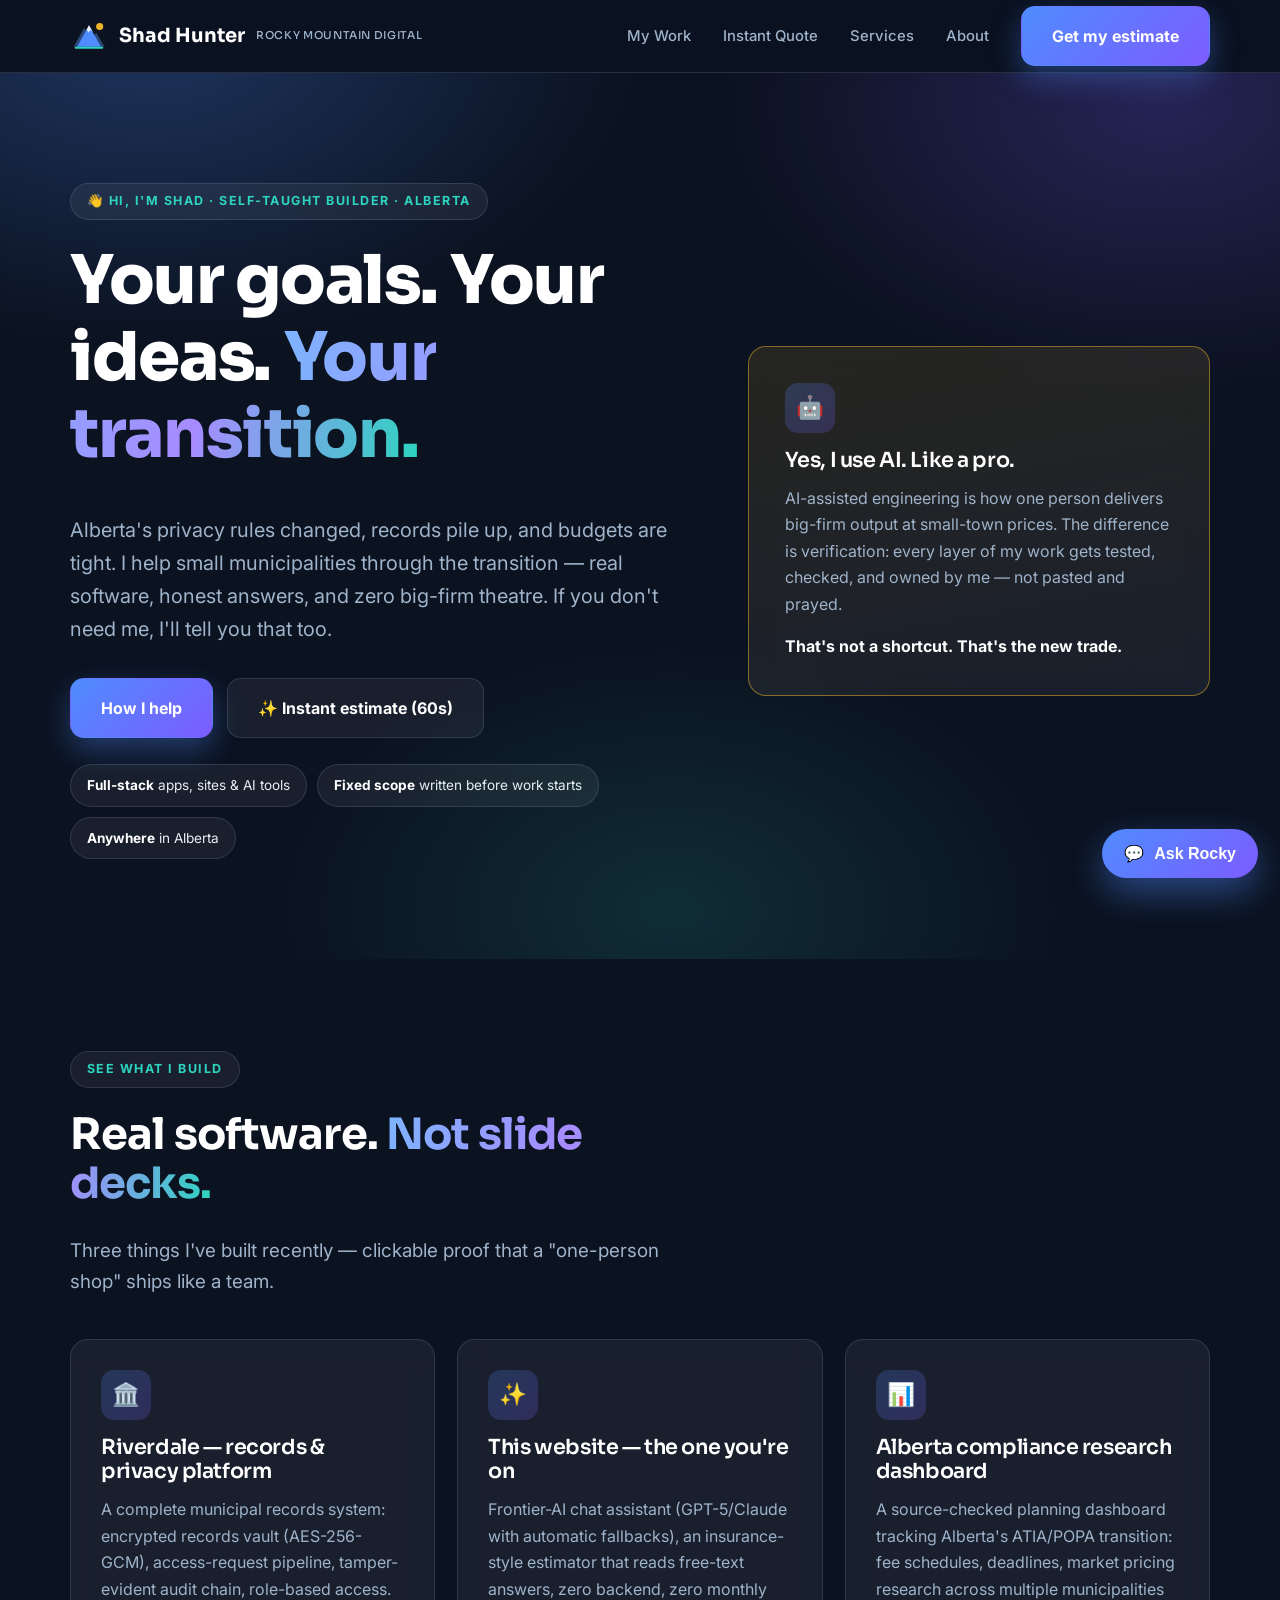
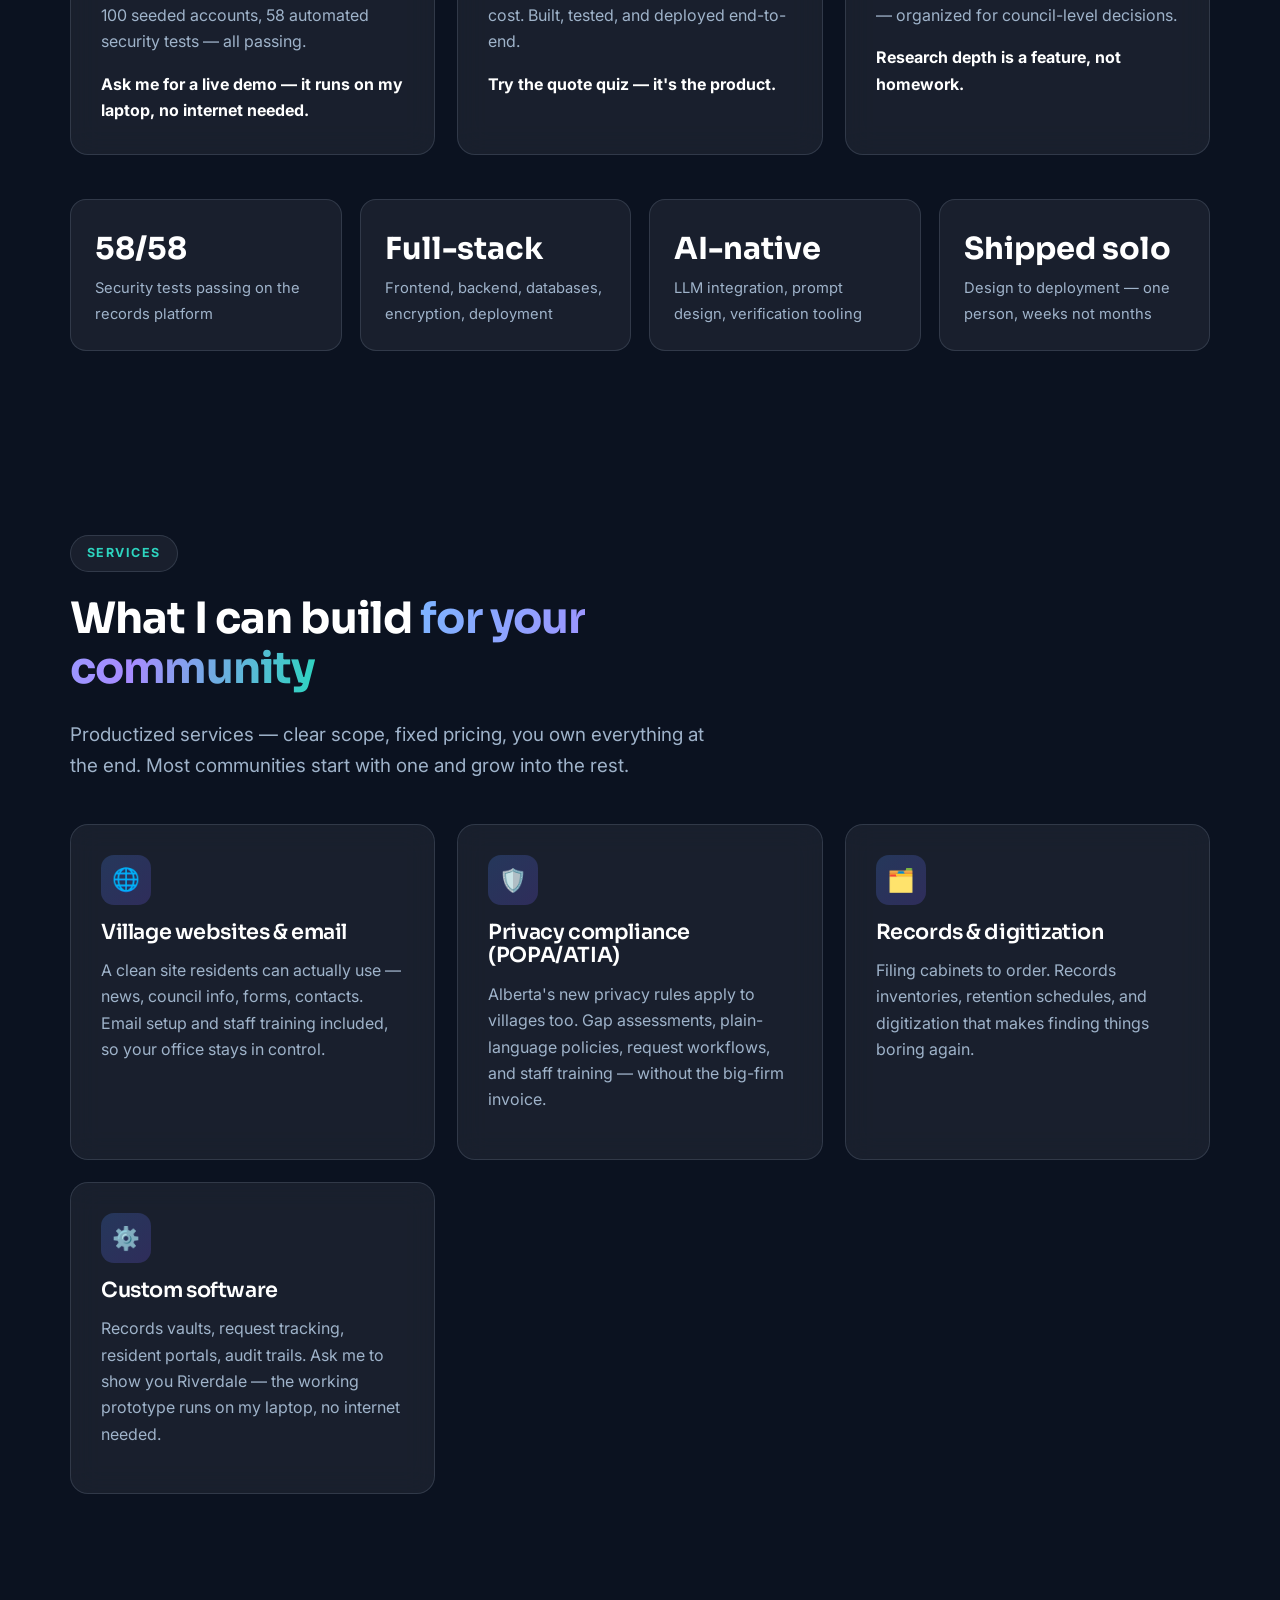
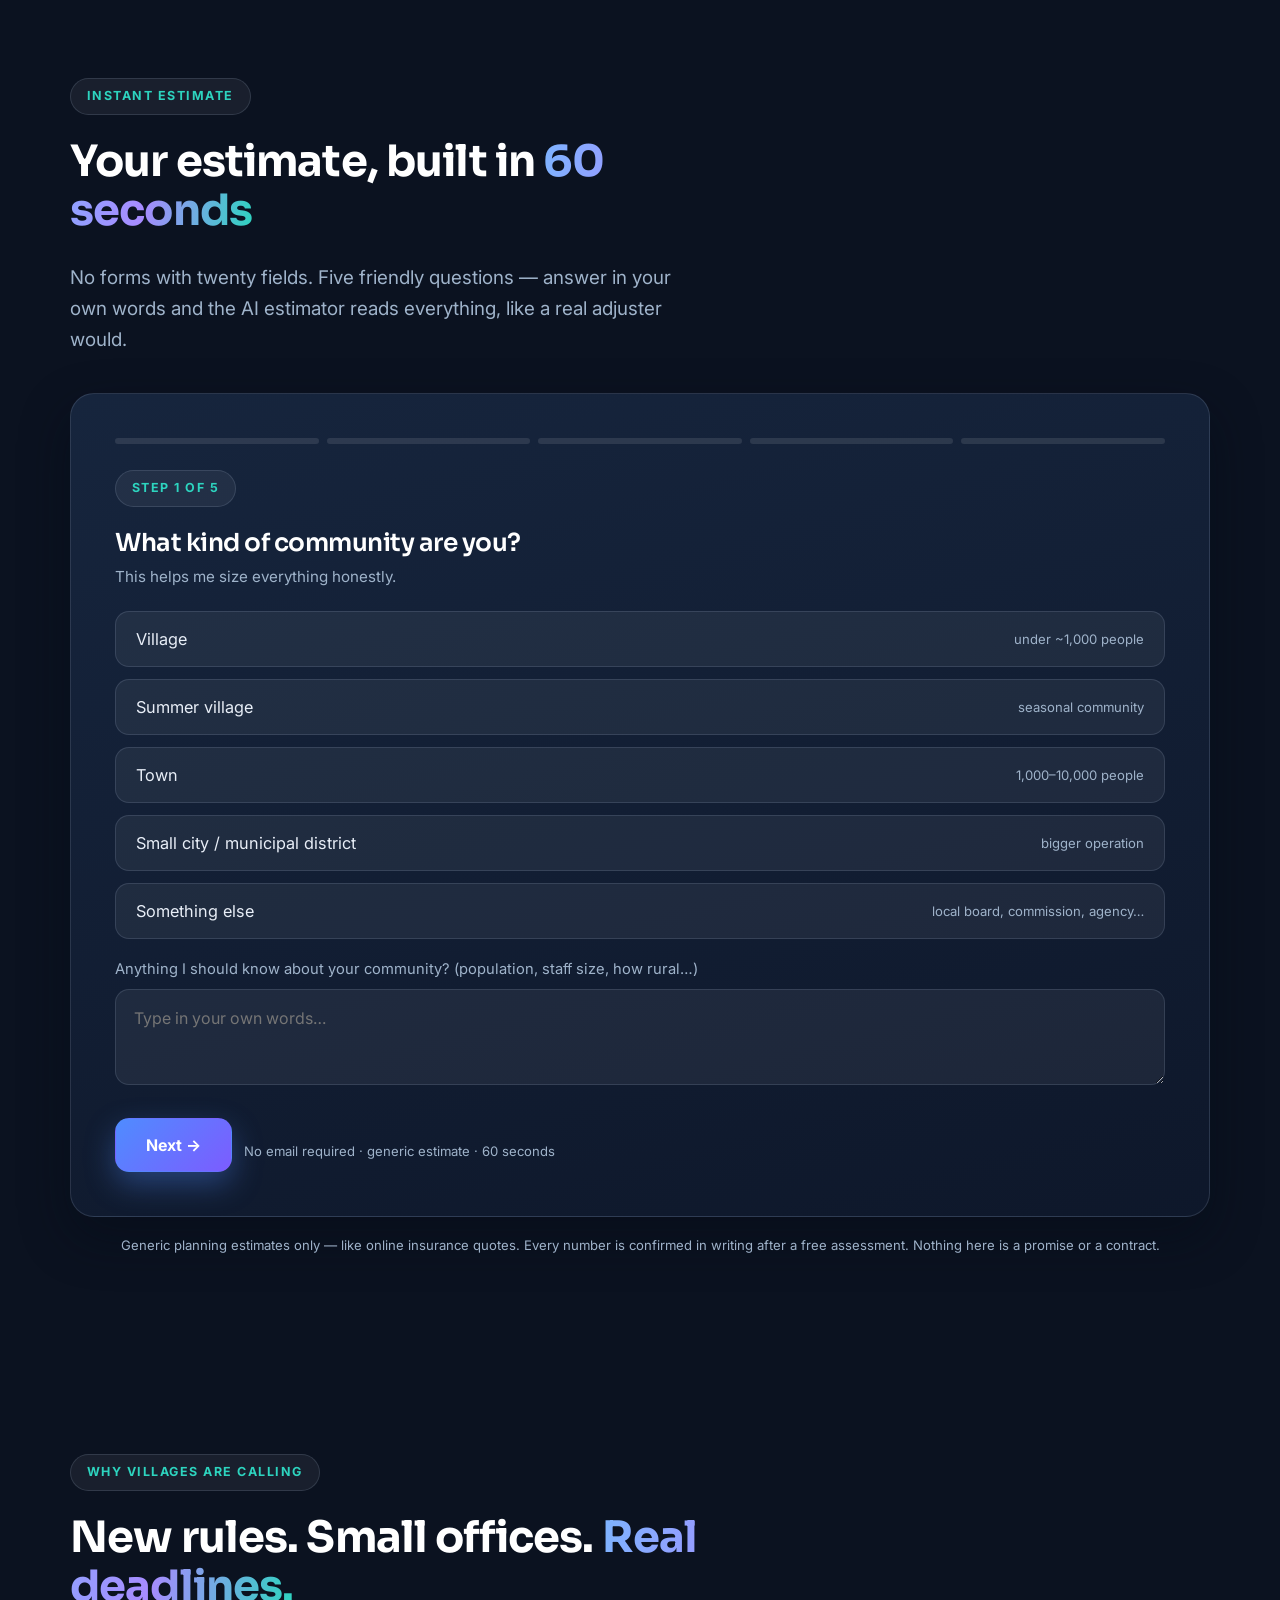
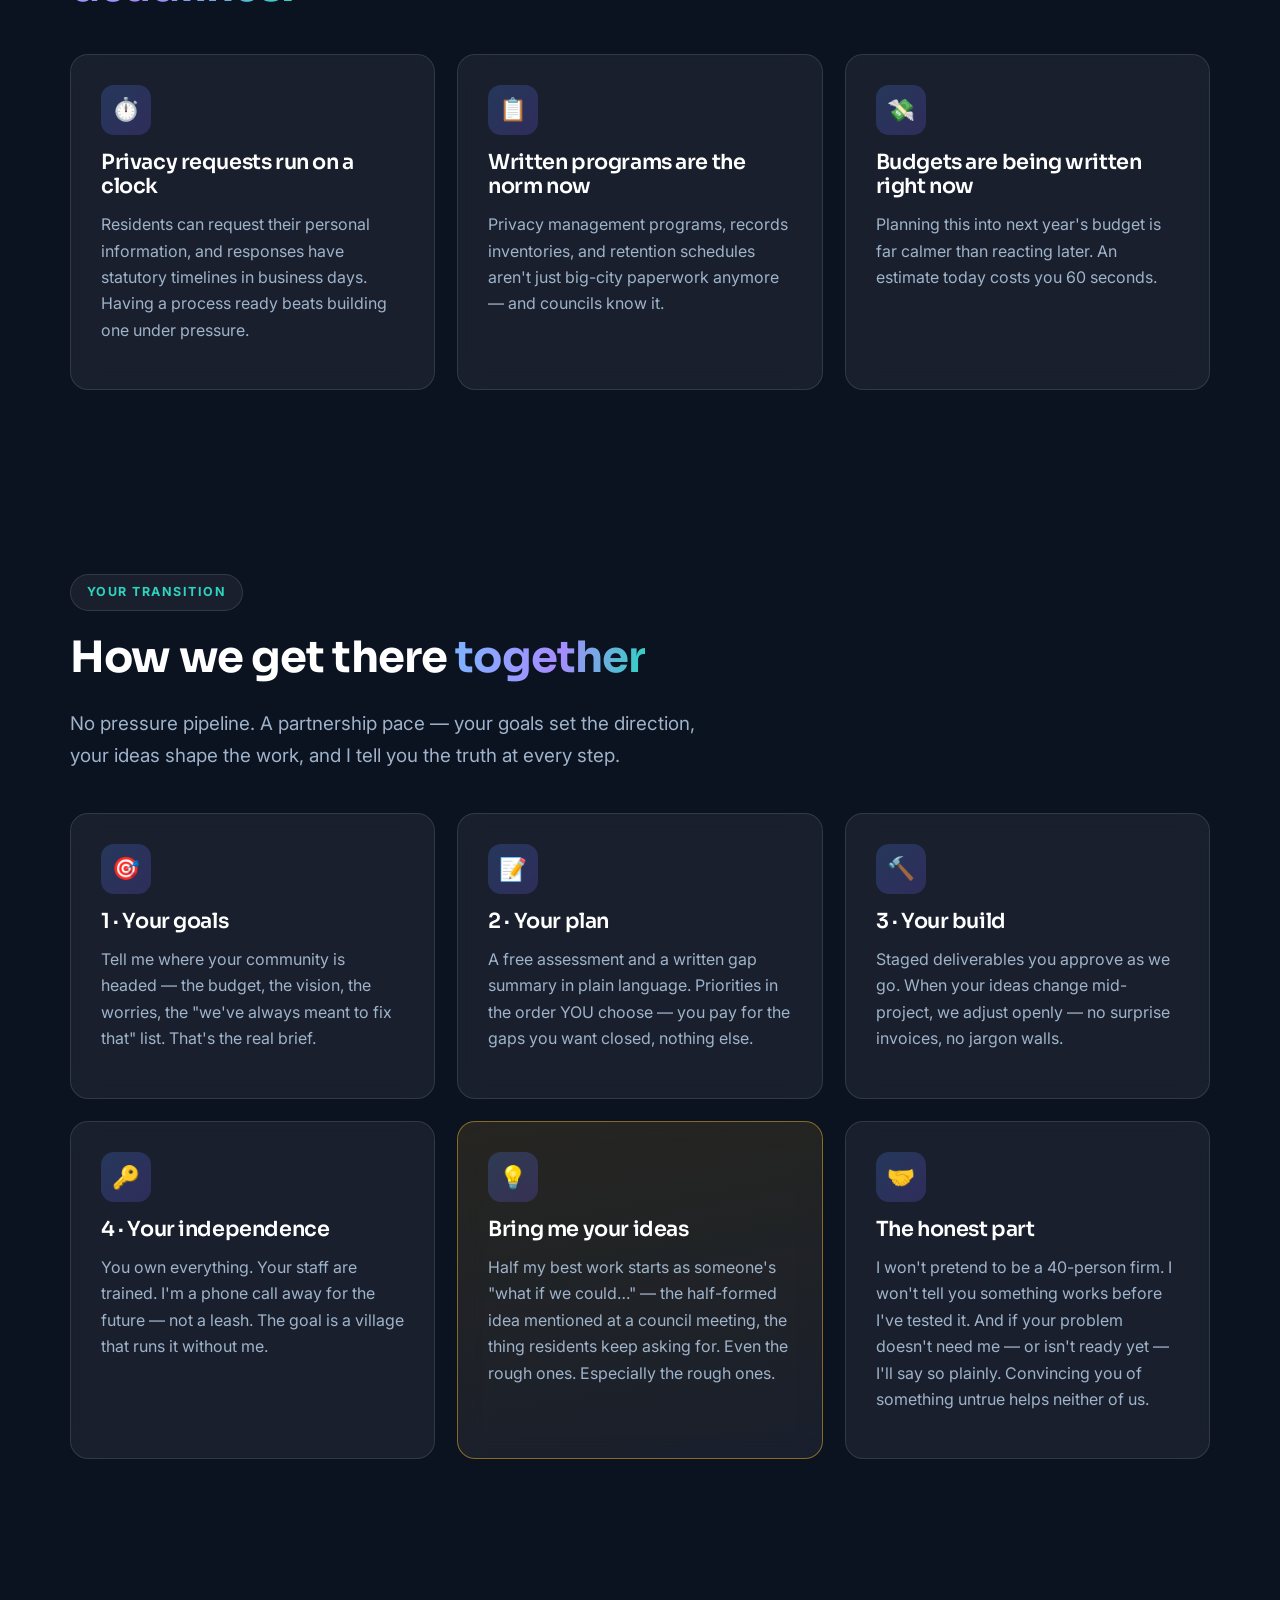
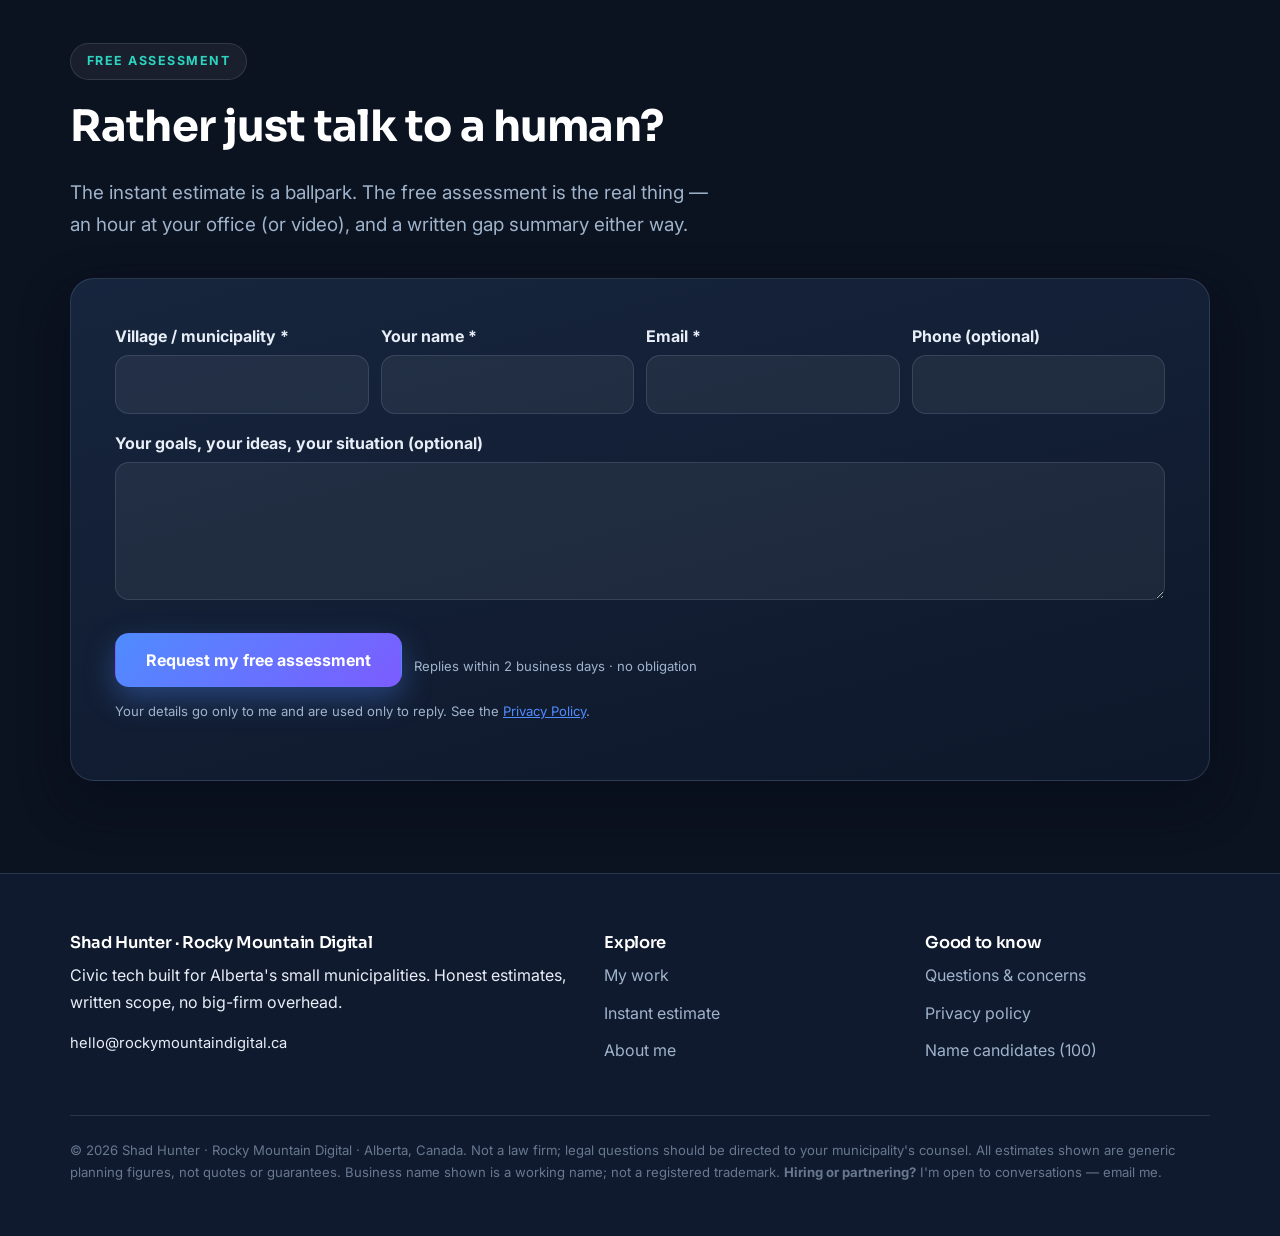
<file: index.html>
<!DOCTYPE html>
<html lang="en">
<head>
<meta charset="UTF-8">
<meta name="viewport" content="width=device-width, initial-scale=1.0">
<title>Shad Hunter — civic tech builder for Alberta communities</title>
<meta name="description" content="Helping Alberta's small municipalities through the privacy and records transition — your goals, your ideas, honest work. Websites, POPA/ATIA compliance, records, custom software. Instant AI estimate in 60 seconds.">
<link rel="icon" type="image/svg+xml" href="img/mark.svg">
<link rel="preconnect" href="https://fonts.googleapis.com">
<link rel="preconnect" href="https://fonts.gstatic.com" crossorigin>
<link href="https://fonts.googleapis.com/css2?family=Inter:wght@400;500;600;700&family=Sora:wght@600;700;800&display=swap" rel="stylesheet">
<link rel="stylesheet" href="css/style.css">
</head>
<body>
<a class="skip" href="#main">Skip to content</a>

<header class="site">
  <div class="wrap navrow">
    <a class="brand" href="index.html">
      <img class="mark" src="img/mark.svg" alt="" width="38" height="38">
      Shad Hunter <small style="display:block;font-size:.68rem;color:var(--mist);font-weight:500;letter-spacing:.06em">ROCKY MOUNTAIN DIGITAL</small>
    </a>
    <button class="navtoggle" aria-expanded="false" aria-controls="mainnav">Menu</button>
    <nav id="mainnav" aria-label="Main">
      <a href="#work">My Work</a>
      <a href="#quote">Instant Quote</a>
      <a href="#services">Services</a>
      <a href="about.html">About</a>
    </nav>
    <a class="btn btn-primary" href="#quote">Get my estimate</a>
  </div>
</header>

<main id="main">

<!-- HERO -->
<section class="hero">
  <div class="wrap hero-grid">
    <div>
      <p class="eyebrow">👋 Hi, I'm Shad · Self-taught builder · Alberta</p>
      <h1>Your goals. Your ideas. <span class="grad-text">Your transition.</span></h1>
      <p class="lead">Alberta's privacy rules changed, records pile up, and budgets are tight. I help small municipalities through the transition — real software, honest answers, and zero big-firm theatre. If you don't need me, I'll tell you that too.</p>
      <div class="cta">
        <a class="btn btn-primary" href="#roadmap">How I help</a>
        <a class="btn btn-ghost" href="#quote">✨ Instant estimate (60s)</a>
      </div>
      <div class="pill-row">
        <span class="pill"><b>Full-stack</b> apps, sites &amp; AI tools</span>
        <span class="pill"><b>Fixed scope</b> written before work starts</span>
        <span class="pill"><b>Anywhere</b> in Alberta</span>
      </div>
    </div>
    <div>
      <div class="card feature" style="padding:36px">
        <div class="icon" aria-hidden="true">🤖</div>
        <h3>Yes, I use AI. Like a pro.</h3>
        <p>AI-assisted engineering is how one person delivers big-firm output at small-town prices. The difference is verification: every layer of my work gets tested, checked, and owned by me — not pasted and prayed.</p>
        <p style="margin:0"><b style="color:var(--white)">That's not a shortcut. That's the new trade.</b></p>
      </div>
    </div>
  </div>
</section>

<!-- WORK / PROOF -->
<section id="work">
  <div class="wrap">
    <div class="sec-head">
      <p class="eyebrow">See what I build</p>
      <h2>Real software. <span class="grad-text">Not slide decks.</span></h2>
      <p class="lead">Three things I've built recently — clickable proof that a "one-person shop" ships like a team.</p>
    </div>
    <div class="grid3">
      <div class="card">
        <div class="icon" aria-hidden="true">🏛️</div>
        <h3>Riverdale — records &amp; privacy platform</h3>
        <p>A complete municipal records system: encrypted records vault (AES-256-GCM), access-request pipeline, tamper-evident audit chain, role-based access. 100 seeded accounts, 58 automated security tests — all passing.</p>
        <p style="margin:0"><b style="color:var(--white)">Ask me for a live demo — it runs on my laptop, no internet needed.</b></p>
      </div>
      <div class="card">
        <div class="icon" aria-hidden="true">✨</div>
        <h3>This website — the one you're on</h3>
        <p>Frontier-AI chat assistant (GPT-5/Claude with automatic fallbacks), an insurance-style estimator that reads free-text answers, zero backend, zero monthly cost. Built, tested, and deployed end-to-end.</p>
        <p style="margin:0"><b style="color:var(--white)">Try the quote quiz — it's the product.</b></p>
      </div>
      <div class="card">
        <div class="icon" aria-hidden="true">📊</div>
        <h3>Alberta compliance research dashboard</h3>
        <p>A source-checked planning dashboard tracking Alberta's ATIA/POPA transition: fee schedules, deadlines, market pricing research across multiple municipalities — organized for council-level decisions.</p>
        <p style="margin:0"><b style="color:var(--white)">Research depth is a feature, not homework.</b></p>
      </div>
    </div>
    <div class="strip">
      <div class="stat"><b>58/58</b><span>Security tests passing on the records platform</span></div>
      <div class="stat"><b>Full-stack</b><span>Frontend, backend, databases, encryption, deployment</span></div>
      <div class="stat"><b>AI-native</b><span>LLM integration, prompt design, verification tooling</span></div>
      <div class="stat"><b>Shipped solo</b><span>Design to deployment — one person, weeks not months</span></div>
    </div>
  </div>
</section>
<!-- SERVICES -->
<section id="services">
  <div class="wrap">
    <div class="sec-head">
      <p class="eyebrow">Services</p>
      <h2>What I can build <span class="grad-text">for your community</span></h2>
      <p class="lead">Productized services — clear scope, fixed pricing, you own everything at the end. Most communities start with one and grow into the rest.</p>
    </div>
    <div class="grid3">
      <div class="card">
        <div class="icon" aria-hidden="true">🌐</div>
        <h3>Village websites &amp; email</h3>
        <p>A clean site residents can actually use — news, council info, forms, contacts. Email setup and staff training included, so your office stays in control.</p>
      </div>
      <div class="card">
        <div class="icon" aria-hidden="true">🛡️</div>
        <h3>Privacy compliance (POPA/ATIA)</h3>
        <p>Alberta's new privacy rules apply to villages too. Gap assessments, plain-language policies, request workflows, and staff training — without the big-firm invoice.</p>
      </div>
      <div class="card">
        <div class="icon" aria-hidden="true">🗂️</div>
        <h3>Records &amp; digitization</h3>
        <p>Filing cabinets to order. Records inventories, retention schedules, and digitization that makes finding things boring again.</p>
      </div>
      <div class="card">
        <div class="icon" aria-hidden="true">⚙️</div>
        <h3>Custom software</h3>
        <p>Records vaults, request tracking, resident portals, audit trails. Ask me to show you Riverdale — the working prototype runs on my laptop, no internet needed.</p>
      </div>
    </div>
  </div>
</section>

<!-- QUOTE QUIZ -->
<section id="quote">
  <div class="wrap">
    <div class="sec-head">
      <p class="eyebrow">Instant estimate</p>
      <h2>Your estimate, built in <span class="grad-text">60 seconds</span></h2>
      <p class="lead">No forms with twenty fields. Five friendly questions — answer in your own words and the AI estimator reads everything, like a real adjuster would.</p>
    </div>
    <div class="quiz-shell" id="quote-quiz" style="margin-top:38px">
      <!-- quiz renders here -->
    </div>
    <p class="quiz-note" style="text-align:center;margin-top:18px">Generic planning estimates only — like online insurance quotes. Every number is confirmed in writing after a free assessment. Nothing here is a promise or a contract.</p>
  </div>
</section>
<!-- WHY NOW -->
<section id="why">
  <div class="wrap">
    <div class="sec-head">
      <p class="eyebrow">Why villages are calling</p>
      <h2>New rules. Small offices. <span class="grad-text">Real deadlines.</span></h2>
    </div>
    <div class="grid3">
      <div class="card">
        <div class="icon" aria-hidden="true">⏱️</div>
        <h3>Privacy requests run on a clock</h3>
        <p>Residents can request their personal information, and responses have statutory timelines in business days. Having a process ready beats building one under pressure.</p>
      </div>
      <div class="card">
        <div class="icon" aria-hidden="true">📋</div>
        <h3>Written programs are the norm now</h3>
        <p>Privacy management programs, records inventories, and retention schedules aren't just big-city paperwork anymore — and councils know it.</p>
      </div>
      <div class="card">
        <div class="icon" aria-hidden="true">💸</div>
        <h3>Budgets are being written right now</h3>
        <p>Planning this into next year's budget is far calmer than reacting later. An estimate today costs you 60 seconds.</p>
      </div>
    </div>
  </div>
</section>

<!-- YOUR TRANSITION -->
<section id="roadmap">
  <div class="wrap">
    <div class="sec-head">
      <p class="eyebrow">Your transition</p>
      <h2>How we get there <span class="grad-text">together</span></h2>
      <p class="lead">No pressure pipeline. A partnership pace — your goals set the direction, your ideas shape the work, and I tell you the truth at every step.</p>
    </div>
    <div class="grid3">
      <div class="card">
        <div class="icon" aria-hidden="true">🎯</div>
        <h3>1 · Your goals</h3>
        <p>Tell me where your community is headed — the budget, the vision, the worries, the "we've always meant to fix that" list. That's the real brief.</p>
      </div>
      <div class="card">
        <div class="icon" aria-hidden="true">📝</div>
        <h3>2 · Your plan</h3>
        <p>A free assessment and a written gap summary in plain language. Priorities in the order YOU choose — you pay for the gaps you want closed, nothing else.</p>
      </div>
      <div class="card">
        <div class="icon" aria-hidden="true">🔨</div>
        <h3>3 · Your build</h3>
        <p>Staged deliverables you approve as we go. When your ideas change mid-project, we adjust openly — no surprise invoices, no jargon walls.</p>
      </div>
      <div class="card">
        <div class="icon" aria-hidden="true">🔑</div>
        <h3>4 · Your independence</h3>
        <p>You own everything. Your staff are trained. I'm a phone call away for the future — not a leash. The goal is a village that runs it without me.</p>
      </div>
      <div class="card feature">
        <div class="icon" aria-hidden="true">💡</div>
        <h3>Bring me your ideas</h3>
        <p>Half my best work starts as someone's "what if we could…" — the half-formed idea mentioned at a council meeting, the thing residents keep asking for. Even the rough ones. Especially the rough ones.</p>
      </div>
      <div class="card">
        <div class="icon" aria-hidden="true">🤝</div>
        <h3>The honest part</h3>
        <p>I won't pretend to be a 40-person firm. I won't tell you something works before I've tested it. And if your problem doesn't need me — or isn't ready yet — I'll say so plainly. Convincing you of something untrue helps neither of us.</p>
      </div>
    </div>
  </div>
</section>

<!-- ASSESSMENT -->
<section id="assessment">
  <div class="wrap">
    <div class="sec-head">
      <p class="eyebrow">Free assessment</p>
      <h2>Rather just talk to a human?</h2>
      <p class="lead">The instant estimate is a ballpark. The free assessment is the real thing — an hour at your office (or video), and a written gap summary either way.</p>
    </div>
    <div class="quiz-shell" style="margin-top:38px">
      <form id="assessment-form" novalidate>
        <div class="quiz-options" style="grid-template-columns:repeat(auto-fit,minmax(220px,1fr));display:grid">
          <div>
            <label for="village" style="display:block;font-weight:700;margin-bottom:6px">Village / municipality *</label>
            <input id="village" name="village" required autocomplete="organization" class="quiz-free" style="min-height:0">
          </div>
          <div>
            <label for="name" style="display:block;font-weight:700;margin-bottom:6px">Your name *</label>
            <input id="name" name="name" required autocomplete="name" class="quiz-free" style="min-height:0">
          </div>
          <div>
            <label for="email" style="display:block;font-weight:700;margin-bottom:6px">Email *</label>
            <input id="email" name="email" type="email" required autocomplete="email" class="quiz-free" style="min-height:0">
          </div>
          <div>
            <label for="phone" style="display:block;font-weight:700;margin-bottom:6px">Phone (optional)</label>
            <input id="phone" name="phone" type="tel" autocomplete="tel" class="quiz-free" style="min-height:0">
          </div>
        </div>
        <div style="margin-top:16px">
          <label for="message" style="display:block;font-weight:700;margin-bottom:6px">Your goals, your ideas, your situation (optional)</label>
          <textarea id="message" name="message" rows="4" class="quiz-free"></textarea>
        </div>
        <div class="quiz-nav">
          <button class="btn btn-primary" type="submit">Request my free assessment</button>
          <span class="quiz-note">Replies within 2 business days · no obligation</span>
        </div>
        <p class="quiz-note">Your details go only to me and are used only to reply. See the <a href="privacy.html">Privacy Policy</a>.</p>
      </form>
      <div class="form-ok" id="form-ok" role="status" style="background:rgba(45,212,191,.15);border:1px solid var(--teal);border-radius:14px;padding:18px 22px;margin-top:18px;display:none">
        <b>Thank you!</b> <span id="form-ok-msg">Your request is on its way.</span>
      </div>
    </div>
  </div>
</section>
</main>

<footer class="site">
  <div class="wrap">
    <div class="cols">
      <div>
        <h3>Shad Hunter · Rocky Mountain Digital</h3>
        <p>Civic tech built for Alberta's small municipalities. Honest estimates, written scope, no big-firm overhead.</p>
        <p style="font-size:.92rem">hello@rockymountaindigital.ca</p>
      </div>
      <div>
        <h3>Explore</h3>
        <ul>
          <li><a href="#work">My work</a></li>
          <li><a href="#quote">Instant estimate</a></li>
          <li><a href="about.html">About me</a></li>
        </ul>
      </div>
      <div>
        <h3>Good to know</h3>
        <ul>
          <li><a href="concerns.html">Questions &amp; concerns</a></li>
          <li><a href="privacy.html">Privacy policy</a></li>
          <li><a href="NAMES.md">Name candidates (100)</a></li>
        </ul>
      </div>
    </div>
    <p class="legal">© 2026 Shad Hunter · Rocky Mountain Digital · Alberta, Canada. Not a law firm; legal questions should be directed to your municipality's counsel. All estimates shown are generic planning figures, not quotes or guarantees. Business name shown is a working name; not a registered trademark. <b>Hiring or partnering?</b> I'm open to conversations — email me.</p>
  </div>
</footer>

<script src="https://js.puter.com/v2/"></script>
<script src="js/main.js"></script>
<script src="js/ai.js"></script>
<script src="js/chat.js"></script>
<script src="js/quote.js"></script>
</body>
</html>
</file>
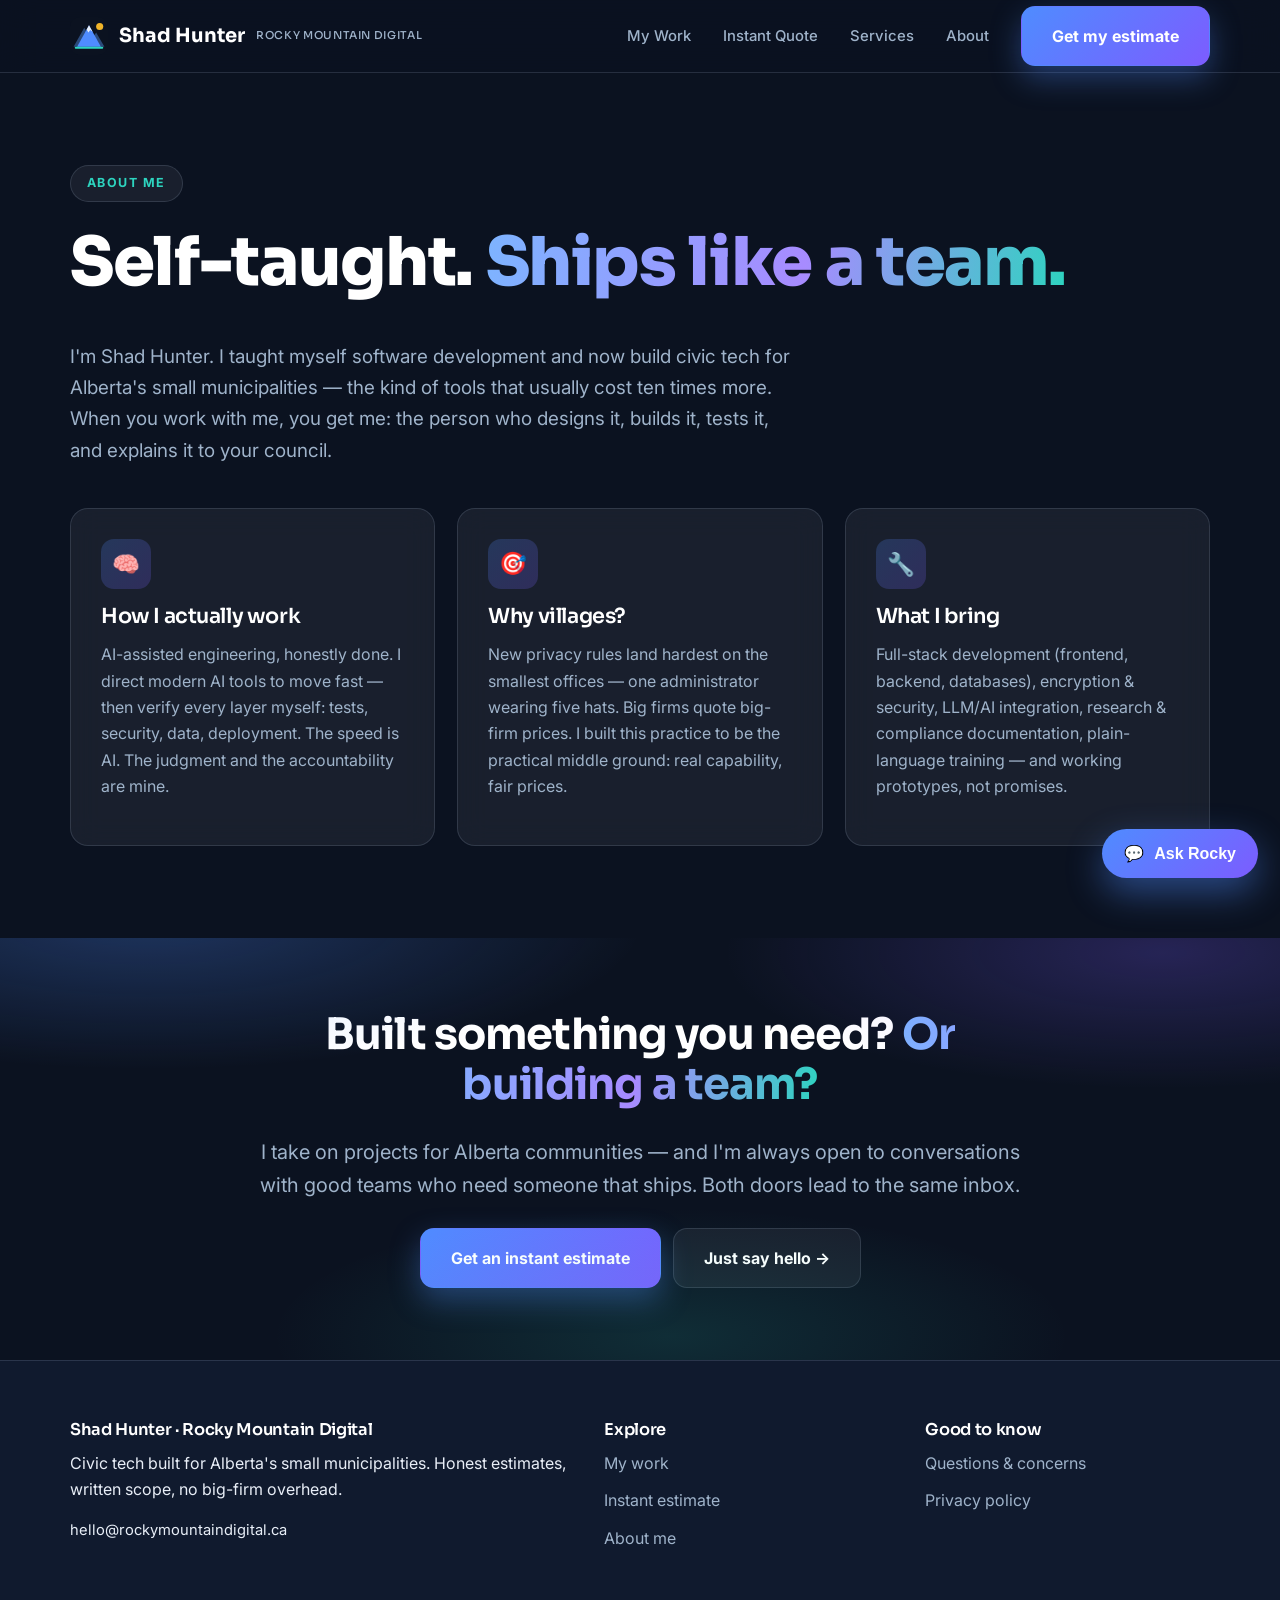
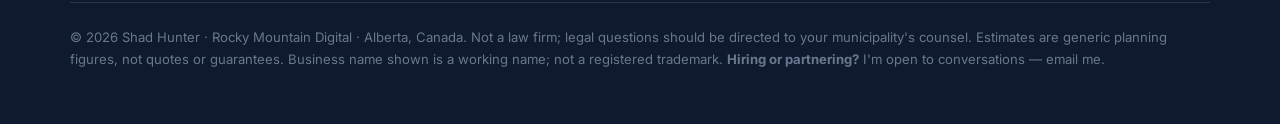
<file: about.html>
<!DOCTYPE html>
<html lang="en">
<head>
<meta charset="UTF-8">
<meta name="viewport" content="width=device-width, initial-scale=1.0">
<title>About Shad Hunter — self-taught civic tech builder</title>
<meta name="description" content="From self-taught developer to shipping full-stack civic tech for Alberta communities. How I work, what I build, and why small municipalities hire me.">
<link rel="icon" type="image/svg+xml" href="img/mark.svg">
<link rel="preconnect" href="https://fonts.googleapis.com">
<link rel="preconnect" href="https://fonts.gstatic.com" crossorigin>
<link href="https://fonts.googleapis.com/css2?family=Inter:wght@400;500;600;700&family=Sora:wght@600;700;800&display=swap" rel="stylesheet">
<link rel="stylesheet" href="css/style.css">
</head>
<body>
<a class="skip" href="#main">Skip to content</a>

<header class="site">
  <div class="wrap navrow">
    <a class="brand" href="index.html">
      <img class="mark" src="img/mark.svg" alt="" width="38" height="38">
      Shad Hunter <small style="display:block;font-size:.68rem;color:var(--mist);font-weight:500;letter-spacing:.06em">ROCKY MOUNTAIN DIGITAL</small>
    </a>
    <button class="navtoggle" aria-expanded="false" aria-controls="mainnav">Menu</button>
    <nav id="mainnav" aria-label="Main">
      <a href="index.html#work">My Work</a>
      <a href="index.html#quote">Instant Quote</a>
      <a href="index.html#services">Services</a>
      <a href="about.html" aria-current="page">About</a>
    </nav>
    <a class="btn btn-primary" href="index.html#quote">Get my estimate</a>
  </div>
</header>

<main id="main">

<section>
  <div class="wrap">
    <p class="eyebrow">About me</p>
    <h1>Self-taught. <span class="grad-text">Ships like a team.</span></h1>
    <p class="lead">I'm Shad Hunter. I taught myself software development and now build civic tech for Alberta's small municipalities — the kind of tools that usually cost ten times more. When you work with me, you get me: the person who designs it, builds it, tests it, and explains it to your council.</p>

    <div class="grid3">
      <div class="card">
        <div class="icon" aria-hidden="true">🧠</div>
        <h3>How I actually work</h3>
        <p>AI-assisted engineering, honestly done. I direct modern AI tools to move fast — then verify every layer myself: tests, security, data, deployment. The speed is AI. The judgment and the accountability are mine.</p>
      </div>
      <div class="card">
        <div class="icon" aria-hidden="true">🎯</div>
        <h3>Why villages?</h3>
        <p>New privacy rules land hardest on the smallest offices — one administrator wearing five hats. Big firms quote big-firm prices. I built this practice to be the practical middle ground: real capability, fair prices.</p>
      </div>
      <div class="card">
        <div class="icon" aria-hidden="true">🔧</div>
        <h3>What I bring</h3>
        <p>Full-stack development (frontend, backend, databases), encryption &amp; security, LLM/AI integration, research &amp; compliance documentation, plain-language training — and working prototypes, not promises.</p>
      </div>
    </div>
  </div>
</section>

<section class="hero" style="padding:72px 0">
  <div class="wrap" style="text-align:center">
    <h2 style="max-width:22ch;margin-inline:auto">Built something you need? <span class="grad-text">Or building a team?</span></h2>
    <p class="lead" style="margin-inline:auto">I take on projects for Alberta communities — and I'm always open to conversations with good teams who need someone that ships. Both doors lead to the same inbox.</p>
    <div class="quiz-nav" style="justify-content:center">
      <a class="btn btn-primary" href="index.html#quote">Get an instant estimate</a>
      <a class="btn btn-ghost" href="mailto:hello@rockymountaindigital.ca?subject=Let's%20talk">Just say hello →</a>
    </div>
  </div>
</section>

</main>

<footer class="site">
  <div class="wrap">
    <div class="cols">
      <div>
        <h3>Shad Hunter · Rocky Mountain Digital</h3>
        <p>Civic tech built for Alberta's small municipalities. Honest estimates, written scope, no big-firm overhead.</p>
        <p style="font-size:.92rem">hello@rockymountaindigital.ca</p>
      </div>
      <div>
        <h3>Explore</h3>
        <ul>
          <li><a href="index.html#work">My work</a></li>
          <li><a href="index.html#quote">Instant estimate</a></li>
          <li><a href="about.html">About me</a></li>
        </ul>
      </div>
      <div>
        <h3>Good to know</h3>
        <ul>
          <li><a href="concerns.html">Questions &amp; concerns</a></li>
          <li><a href="privacy.html">Privacy policy</a></li>
        </ul>
      </div>
    </div>
    <p class="legal">© 2026 Shad Hunter · Rocky Mountain Digital · Alberta, Canada. Not a law firm; legal questions should be directed to your municipality's counsel. Estimates are generic planning figures, not quotes or guarantees. Business name shown is a working name; not a registered trademark. <b>Hiring or partnering?</b> I'm open to conversations — email me.</p>
  </div>
</footer>

<script src="https://js.puter.com/v2/"></script>
<script src="js/main.js"></script>
<script src="js/ai.js"></script>
<script src="js/chat.js"></script>
</body>
</html>
</file>
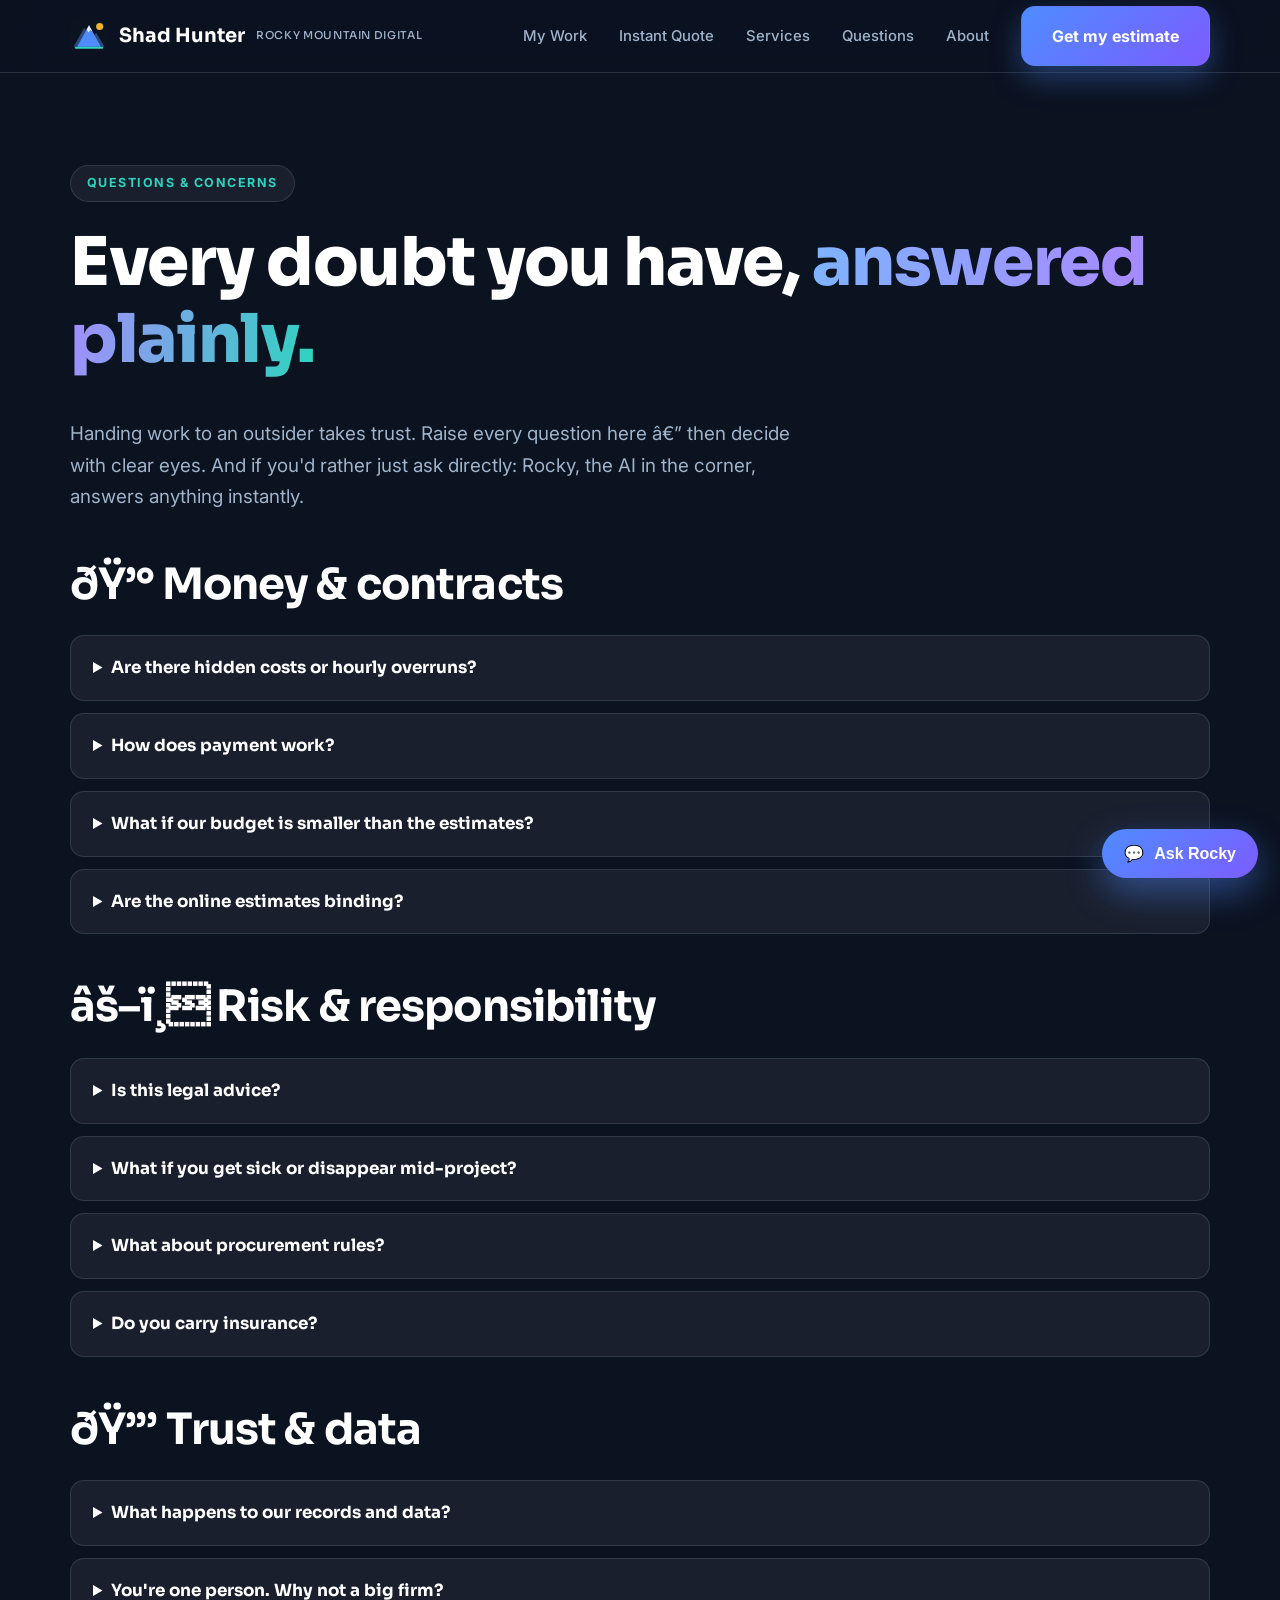
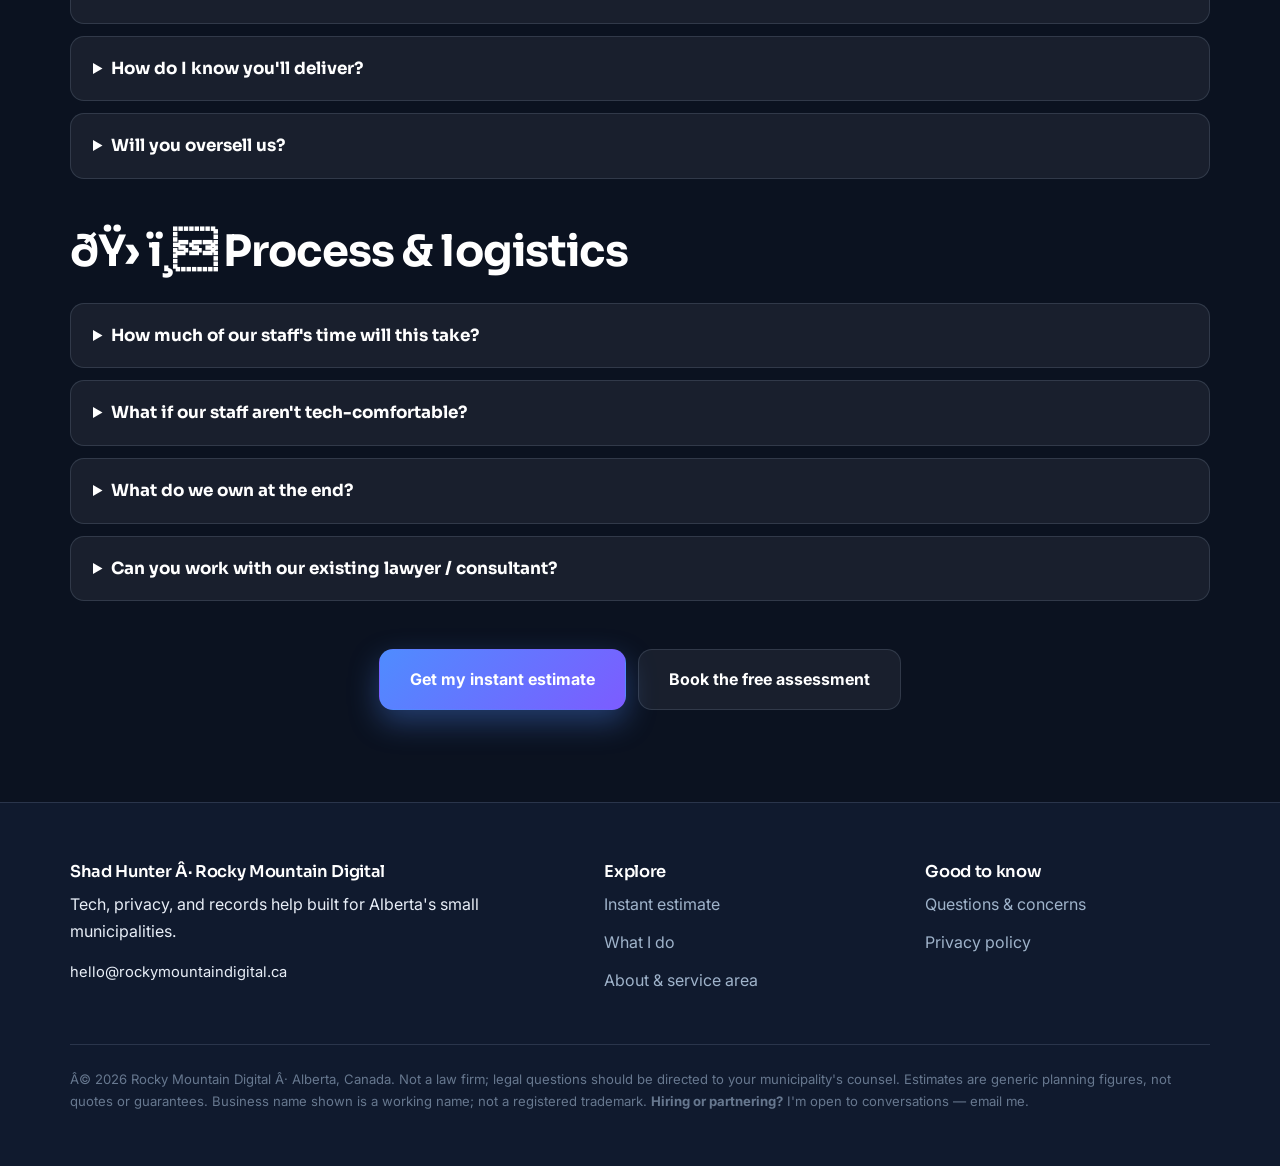
<file: concerns.html>
﻿<!DOCTYPE html>
<html lang="en">
<head>
<meta charset="UTF-8">
<meta name="viewport" content="width=device-width, initial-scale=1.0">
<title>Questions &amp; Concerns â€” Rocky Mountain Digital</title>
<meta name="description" content="Everything a village council might wonder or worry about â€” answered in plain language. Money, risk, data, process, and more.">
<link rel="icon" type="image/svg+xml" href="img/mark.svg">
<link rel="preconnect" href="https://fonts.googleapis.com">
<link rel="preconnect" href="https://fonts.gstatic.com" crossorigin>
<link href="https://fonts.googleapis.com/css2?family=Inter:wght@400;500;600;700&family=Sora:wght@600;700;800&display=swap" rel="stylesheet">
<link rel="stylesheet" href="css/style.css">
<style>
.qa details { background:var(--glass); border:1px solid var(--line); border-radius:14px; padding:0 22px; margin-bottom:12px; }
.qa summary { cursor:pointer; font-weight:700; color:var(--white); padding:18px 0; font-family:var(--display); font-size:1.05rem; }
.qa details p { padding-bottom:18px; margin:0; color:var(--mist); }
</style>
</head>
<body>
<a class="skip" href="#main">Skip to content</a>

<header class="site">
  <div class="wrap navrow">
    <a class="brand" href="index.html">
      <img class="mark" src="img/mark.svg" alt="" width="38" height="38">
      Shad Hunter <small style="display:block;font-size:.68rem;color:var(--mist);font-weight:500;letter-spacing:.06em">ROCKY MOUNTAIN DIGITAL</small>
    </a>
    <button class="navtoggle" aria-expanded="false" aria-controls="mainnav">Menu</button>
    <nav id="mainnav" aria-label="Main">
      <a href="index.html#work">My Work</a>
      <a href="index.html#quote">Instant Quote</a>
      <a href="index.html#services">Services</a>
      <a href="concerns.html" aria-current="page">Questions</a>
      <a href="about.html">About</a>
    </nav>
    <a class="btn btn-primary" href="index.html#quote">Get my estimate</a>
  </div>
</header>

<main id="main">

<section>
  <div class="wrap">
    <p class="eyebrow">Questions &amp; Concerns</p>
    <h1>Every doubt you have, <span class="grad-text">answered plainly.</span></h1>
    <p class="lead">Handing work to an outsider takes trust. Raise every question here â€” then decide with clear eyes. And if you'd rather just ask directly: Rocky, the AI in the corner, answers anything instantly.</p>

    <h2 style="margin-top:48px">ðŸ’° Money &amp; contracts</h2>
    <div class="qa">
      <details><summary>Are there hidden costs or hourly overruns?</summary><p>No. Scope is written before work starts. If you ask for something extra, it's quoted separately and you approve first. You'll never open a surprise invoice.</p></details>
      <details><summary>How does payment work?</summary><p>Typically 50% to book, 50% on completion. Cheque, e-transfer, and municipal purchase orders all work. Proper invoices with GST numbers your administrator can process.</p></details>
      <details><summary>What if our budget is smaller than the estimates?</summary><p>Tell me. Scoped-down versions, payment schedules that fit your budget year, or a smaller starting point that grows later are all normal. Small budgets get real flexibility.</p></details>
      <details><summary>Are the online estimates binding?</summary><p>No â€” they're generic planning figures, like an online insurance quote. Real numbers are confirmed in writing after the free assessment. Nothing on this site is a quote, promise, or contract.</p></details>
    </div>

    <h2 style="margin-top:48px">âš–ï¸ Risk &amp; responsibility</h2>
    <div class="qa">
      <details><summary>Is this legal advice?</summary><p>No. I provide practical privacy-program, records, and technology work based on published legislation â€” your municipality's legal advisor confirms what applies to you, and I work alongside them gladly.</p></details>
      <details><summary>What if you get sick or disappear mid-project?</summary><p>Three safeguards: your files live in your systems; everything is documented as we go so another professional could pick it up; and work is staged in deliverables, so you're never far from a usable state. I also keep trusted colleagues I can bring in.</p></details>
      <details><summary>What about procurement rules?</summary><p>These project sizes usually sit well under open-bid thresholds. Tell me your policies at the assessment and I'll structure the engagement to fit â€” including quotes formatted for council agendas.</p></details>
      <details><summary>Do you carry insurance?</summary><p>A fair question for any vendor â€” ask me directly at the assessment and I'll walk you through how I handle risk management and whatever vendor terms your municipality requires.</p></details>
    </div>
    <h2 style="margin-top:48px">ðŸ”’ Trust &amp; data</h2>
    <div class="qa">
      <details><summary>What happens to our records and data?</summary><p>Your data stays yours: stored encrypted, handed over or securely deleted at project end (your choice), never shared or reused. Happy to sign your NDA first. And the AI assistant? It can't see your municipal data at all â€” it only knows what you type to it.</p></details>
      <details><summary>You're one person. Why not a big firm?</summary><p>Big firms do good work at big-firm prices with junior staff on your file. With me you get the person doing the work, directly, for a fraction of the cost. The trade-off: I take a limited number of clients at a time so nobody waits.</p></details>
      <details><summary>How do I know you'll deliver?</summary><p>Work is staged in deliverables you approve â€” you see progress, not promises. Payment follows delivery beyond the booking deposit. And the free assessment is a no-risk sample of how I operate before you commit a dollar.</p></details>
      <details><summary>Will you oversell us?</summary><p>No. The assessment maps what you have versus what you need â€” you pay only for gaps. A vendor who says "you don't need me for that part" is the vendor you want.</p></details>
    </div>

    <h2 style="margin-top:48px">ðŸ› ï¸ Process &amp; logistics</h2>
    <div class="qa">
      <details><summary>How much of our staff's time will this take?</summary><p>Less than you fear. The assessment is about an hour; after that I do the heavy lifting with focused questions rather than endless meetings. Your staff have five other jobs â€” the process is built around that.</p></details>
      <details><summary>What if our staff aren't tech-comfortable?</summary><p>Perfect â€” that's who I design for. Plain-language training, documentation written for humans, and I stay available after handover. If your administrator can handle email, they can handle what I deliver.</p></details>
      <details><summary>What do we own at the end?</summary><p>Everything. Documents, templates, systems, website files, logins â€” in your municipality's name and accounts. No lock-in, no proprietary formats. If you hire someone else later, they'll find everything in order.</p></details>
      <details><summary>Can you work with our existing lawyer / consultant?</summary><p>Gladly. Your lawyer confirms legal questions, I handle the practical build, everyone gets the documentation they need. No turf wars.</p></details>
    </div>

    <div class="quiz-nav" style="justify-content:center;margin-top:48px">
      <a class="btn btn-primary" href="index.html#quote">Get my instant estimate</a>
      <a class="btn btn-ghost" href="index.html#assessment">Book the free assessment</a>
    </div>
  </div>
</section>

</main>
<footer class="site">
  <div class="wrap">
    <div class="cols">
      <div>
        <h3>Shad Hunter Â· Rocky Mountain Digital</h3>
        <p>Tech, privacy, and records help built for Alberta's small municipalities.</p>
        <p style="font-size:.92rem">hello@rockymountaindigital.ca</p>
      </div>
      <div>
        <h3>Explore</h3>
        <ul>
          <li><a href="index.html#quote">Instant estimate</a></li>
          <li><a href="index.html#services">What I do</a></li>
          <li><a href="about.html">About &amp; service area</a></li>
        </ul>
      </div>
      <div>
        <h3>Good to know</h3>
        <ul>
          <li><a href="concerns.html">Questions &amp; concerns</a></li>
          <li><a href="privacy.html">Privacy policy</a></li>
        </ul>
      </div>
    </div>
    <p class="legal">Â© 2026 Rocky Mountain Digital Â· Alberta, Canada. Not a law firm; legal questions should be directed to your municipality's counsel. Estimates are generic planning figures, not quotes or guarantees. Business name shown is a working name; not a registered trademark. <b>Hiring or partnering?</b> I'm open to conversations — email me.</p>
  </div>
</footer>

<script src="https://js.puter.com/v2/"></script>
<script src="js/main.js"></script>
<script src="js/ai.js"></script>
<script src="js/chat.js"></script>
</body>
</html>
</file>
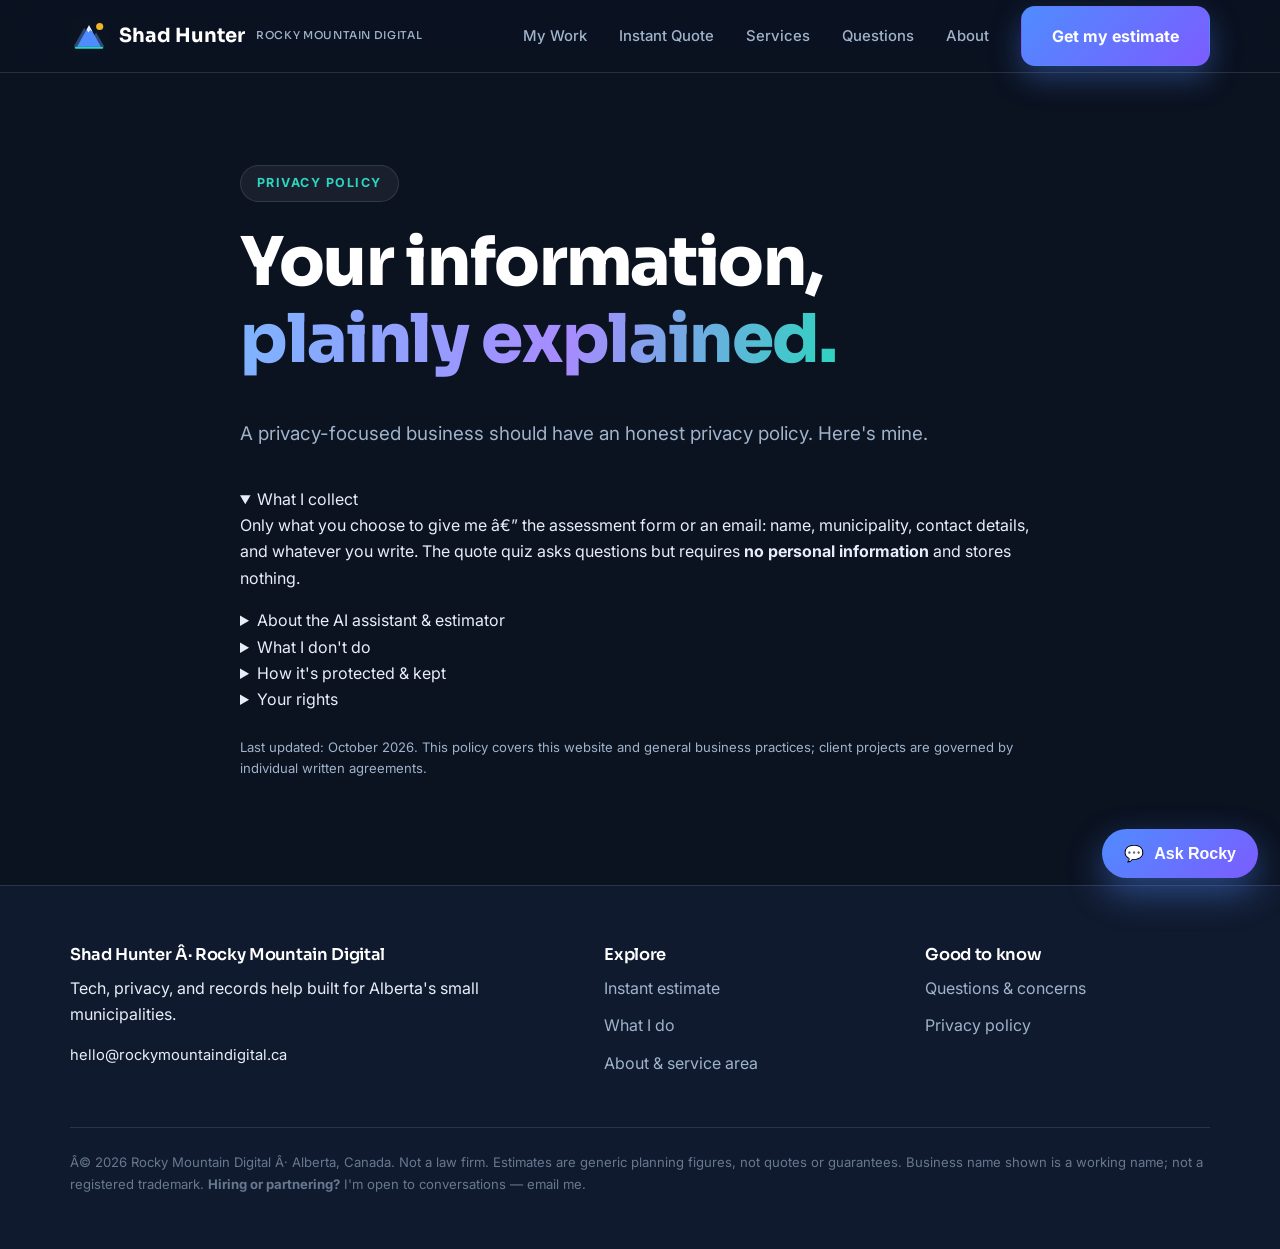
<file: privacy.html>
﻿<!DOCTYPE html>
<html lang="en">
<head>
<meta charset="UTF-8">
<meta name="viewport" content="width=device-width, initial-scale=1.0">
<title>Privacy Policy â€” Rocky Mountain Digital</title>
<meta name="description" content="How Rocky Mountain Digital collects, uses, and protects your information. Plain language.">
<link rel="icon" type="image/svg+xml" href="img/mark.svg">
<link rel="preconnect" href="https://fonts.googleapis.com">
<link rel="preconnect" href="https://fonts.gstatic.com" crossorigin>
<link href="https://fonts.googleapis.com/css2?family=Inter:wght@400;500;600;700&family=Sora:wght@600;700;800&display=swap" rel="stylesheet">
<link rel="stylesheet" href="css/style.css">
</head>
<body>
<a class="skip" href="#main">Skip to content</a>

<header class="site">
  <div class="wrap navrow">
    <a class="brand" href="index.html">
      <img class="mark" src="img/mark.svg" alt="" width="38" height="38">
      Shad Hunter <small style="display:block;font-size:.68rem;color:var(--mist);font-weight:500;letter-spacing:.06em">ROCKY MOUNTAIN DIGITAL</small>
    </a>
    <button class="navtoggle" aria-expanded="false" aria-controls="mainnav">Menu</button>
    <nav id="mainnav" aria-label="Main">
      <a href="index.html#work">My Work</a>
      <a href="index.html#quote">Instant Quote</a>
      <a href="index.html#services">Services</a>
      <a href="concerns.html">Questions</a>
      <a href="about.html">About</a>
    </nav>
    <a class="btn btn-primary" href="index.html#quote">Get my estimate</a>
  </div>
</header>

<main id="main">
<section>
  <div class="wrap" style="max-width:800px">
    <p class="eyebrow">Privacy Policy</p>
    <h1>Your information, <span class="grad-text">plainly explained.</span></h1>
    <p class="lead">A privacy-focused business should have an honest privacy policy. Here's mine.</p>

    <div class="qa" style="margin-top:36px">
      <details open><summary>What I collect</summary><p>Only what you choose to give me â€” the assessment form or an email: name, municipality, contact details, and whatever you write. The quote quiz asks questions but requires <b>no personal information</b> and stores nothing.</p></details>
      <details><summary>About the AI assistant &amp; estimator</summary><p>The AI on this site runs on frontier language models (GPT-5 and Claude, with automatic fallbacks) via Puter, a third-party AI service â€” the same class of AI as ChatGPT, free for visitors. When you chat or take the quote quiz, your messages are processed by that service to generate an answer. <b>Don't type private municipal or personal data into it.</b> The free assessment (human-to-human) is where sensitive details belong.</p></details>
      <details><summary>What I don't do</summary><p>No tracking cookies. No advertising pixels. No selling, sharing, or trading information â€” to anyone, for any reason.</p></details>
      <details><summary>How it's protected &amp; kept</summary><p>Business correspondence lives with established email providers with industry-standard security. Client project files are stored encrypted. Inquiries are deleted within 12 months if they don't become projects. Want yours deleted sooner? Just ask.</p></details>
      <details><summary>Your rights</summary><p>Ask what I hold about you, request corrections, or request deletion â€” email hello@rockymountaindigital.ca and a real person responds. Alberta's privacy laws give individuals rights regarding their personal information, and I respect them fully.</p></details>
    </div>
    <p class="quiz-note" style="margin-top:24px">Last updated: October 2026. This policy covers this website and general business practices; client projects are governed by individual written agreements.</p>
  </div>
</section>
</main>

<footer class="site">
  <div class="wrap">
    <div class="cols">
      <div>
        <h3>Shad Hunter Â· Rocky Mountain Digital</h3>
        <p>Tech, privacy, and records help built for Alberta's small municipalities.</p>
        <p style="font-size:.92rem">hello@rockymountaindigital.ca</p>
      </div>
      <div>
        <h3>Explore</h3>
        <ul>
          <li><a href="index.html#quote">Instant estimate</a></li>
          <li><a href="index.html#services">What I do</a></li>
          <li><a href="about.html">About &amp; service area</a></li>
        </ul>
      </div>
      <div>
        <h3>Good to know</h3>
        <ul>
          <li><a href="concerns.html">Questions &amp; concerns</a></li>
          <li><a href="privacy.html">Privacy policy</a></li>
        </ul>
      </div>
    </div>
    <p class="legal">Â© 2026 Rocky Mountain Digital Â· Alberta, Canada. Not a law firm. Estimates are generic planning figures, not quotes or guarantees. Business name shown is a working name; not a registered trademark. <b>Hiring or partnering?</b> I'm open to conversations — email me.</p>
  </div>
</footer>

<script src="https://js.puter.com/v2/"></script>
<script src="js/main.js"></script>
<script src="js/ai.js"></script>
<script src="js/chat.js"></script>
</body>
</html>
</file>
<file: css/style.css>
/* Rocky Mountain Digital — premium SaaS design system */
:root {
  --midnight:#0b1220; --deep:#101a2e; --navy:#16263f; --panel:#1b2c47;
  --ice:#e8eef7; --white:#fff; --mist:#9fb3ca; --line:rgba(159,179,202,.18);
  --accent:#4f8cff; --accent-2:#7c5cff; --gold:#f0b429; --teal:#2dd4bf;
  --glass:rgba(255,255,255,.06); --glass-2:rgba(255,255,255,.1);
  --sans:"Inter",-apple-system,BlinkMacSystemFont,"Segoe UI",Roboto,sans-serif;
  --display:"Sora","Inter",sans-serif;
  --shadow:0 20px 50px rgba(4,10,22,.45);
  --radius:18px;
}
* { box-sizing:border-box; }
html { scroll-behavior:smooth; }
body { margin:0; background:var(--midnight); color:var(--ice); font-family:var(--sans); line-height:1.65; -webkit-font-smoothing:antialiased; }
img,svg { max-width:100%; }
h1,h2,h3,h4 { font-family:var(--display); color:var(--white); line-height:1.15; margin:0 0 .6em; letter-spacing:-.02em; }
h1 { font-size:clamp(2.4rem,5.5vw,4.2rem); font-weight:800; }
h2 { font-size:clamp(1.8rem,3.5vw,2.7rem); font-weight:700; }
h3 { font-size:1.3rem; font-weight:600; }
p { margin:0 0 1em; }
a { color:var(--accent); }
.wrap { width:min(1140px,calc(100% - 44px)); margin-inline:auto; }
.eyebrow { display:inline-flex; align-items:center; gap:8px; padding:7px 16px; border-radius:999px;
  background:var(--glass); border:1px solid var(--line); color:var(--teal);
  font-size:.78rem; font-weight:700; letter-spacing:.12em; text-transform:uppercase; margin-bottom:22px; }
.lead { font-size:1.18rem; color:var(--mist); max-width:60ch; }
.grad-text { background:linear-gradient(100deg,#7db4ff 0%,#a78bff 55%,#2dd4bf 100%);
  -webkit-background-clip:text; background-clip:text; color:transparent; }
section { padding:92px 0; position:relative; }
.skip { position:absolute; left:-9999px; }
.skip:focus { left:12px; top:12px; z-index:200; background:var(--accent); color:#fff; padding:12px 18px; border-radius:10px; }
:focus-visible { outline:3px solid var(--gold); outline-offset:3px; }

/* Buttons */
.btn { display:inline-flex; align-items:center; justify-content:center; gap:9px; padding:16px 30px;
  border-radius:14px; font-weight:700; font-size:1rem; text-decoration:none; border:1px solid transparent;
  cursor:pointer; font-family:var(--sans); transition:transform .18s ease, box-shadow .18s ease, background .18s; }
.btn:hover { transform:translateY(-2px); }
.btn-primary { background:linear-gradient(135deg,var(--accent),var(--accent-2)); color:#fff;
  box-shadow:0 12px 30px rgba(79,140,255,.35); }
.btn-primary:hover { box-shadow:0 18px 40px rgba(79,140,255,.5); }
.btn-ghost { background:var(--glass); border-color:var(--line); color:var(--white); }
.btn-ghost:hover { background:var(--glass-2); }
.btn-gold { background:linear-gradient(135deg,var(--gold),#e08b0e); color:#241a02;
  box-shadow:0 12px 30px rgba(240,180,41,.3); }

/* Header */
header.site { position:sticky; top:0; z-index:100; background:rgba(11,18,32,.75);
  backdrop-filter:blur(18px); -webkit-backdrop-filter:blur(18px); border-bottom:1px solid var(--line); }
.navrow { display:flex; align-items:center; gap:18px; min-height:72px; }
.brand { display:flex; align-items:center; gap:11px; color:var(--white); text-decoration:none;
  font-family:var(--display); font-size:1.22rem; font-weight:700; margin-right:auto; }
.brand .mark { width:38px; height:38px; border-radius:10px; }
.navrow nav { display:flex; gap:4px; flex-wrap:wrap; }
.navrow nav a { color:var(--mist); text-decoration:none; padding:9px 14px; border-radius:10px; font-size:.93rem; font-weight:500; transition:color .15s, background .15s; }
.navrow nav a:hover { color:var(--white); background:var(--glass); }
.navtoggle { display:none; background:var(--glass); border:1px solid var(--line); color:#fff; border-radius:10px; padding:9px 14px; cursor:pointer; }

/* Hero */
.hero { padding:110px 0 100px; overflow:hidden; }
.hero::before { content:""; position:absolute; inset:-20% -10% auto; height:130%;
  background:
    radial-gradient(52% 44% at 18% 12%, rgba(79,140,255,.28), transparent 62%),
    radial-gradient(46% 40% at 84% 18%, rgba(124,92,255,.24), transparent 62%),
    radial-gradient(40% 36% at 52% 88%, rgba(45,212,191,.14), transparent 65%);
  pointer-events:none; }
.hero-grid { position:relative; display:grid; grid-template-columns:1.15fr .85fr; gap:52px; align-items:center; }
.hero h1 { max-width:15ch; }
.hero .lead { font-size:1.25rem; }
.hero .cta { display:flex; gap:14px; flex-wrap:wrap; margin:32px 0 26px; }
.pill-row { display:flex; gap:10px; flex-wrap:wrap; }
.pill { padding:9px 16px; border-radius:999px; background:var(--glass); border:1px solid var(--line);
  font-size:.85rem; color:var(--ice); }
.pill b { color:var(--white); }
/* Glass cards & grids */
.grid3 { display:grid; grid-template-columns:repeat(auto-fit,minmax(290px,1fr)); gap:22px; margin-top:42px; }
.card { background:var(--glass); border:1px solid var(--line); border-radius:var(--radius); padding:30px;
  backdrop-filter:blur(14px); -webkit-backdrop-filter:blur(14px); transition:transform .2s ease, border-color .2s; }
.card:hover { transform:translateY(-4px); border-color:rgba(79,140,255,.45); }
.card .icon { display:grid; place-items:center; width:50px; height:50px; border-radius:13px; margin-bottom:16px;
  background:linear-gradient(135deg,rgba(79,140,255,.22),rgba(124,92,255,.22)); font-size:1.4rem; }
.card p { color:var(--mist); }
.card.feature { border-color:rgba(240,180,41,.5); background:linear-gradient(170deg,rgba(240,180,41,.12),var(--glass)); }

.sec-head { max-width:640px; margin-bottom:8px; }
.sec-head .lead { margin-top:12px; }

/* Quote quiz */
.quiz-shell { background:linear-gradient(165deg,rgba(27,44,71,.75),rgba(16,26,46,.75));
  border:1px solid var(--line); border-radius:24px; padding:clamp(24px,4vw,44px); box-shadow:var(--shadow); }
.quiz-progress { display:flex; gap:8px; margin-bottom:26px; }
.quiz-progress span { flex:1; height:6px; border-radius:99px; background:var(--glass-2); overflow:hidden; }
.quiz-progress span.done { background:linear-gradient(90deg,var(--accent),var(--accent-2)); }
.quiz-step h3 { font-size:1.55rem; margin-bottom:6px; }
.quiz-step .hint { color:var(--mist); font-size:.95rem; margin-bottom:22px; }
.quiz-options { display:grid; gap:12px; }
.quiz-opt { text-align:left; padding:17px 20px; border-radius:14px; background:var(--glass);
  border:1px solid var(--line); color:var(--ice); font-size:1.02rem; font-family:var(--sans);
  cursor:pointer; transition:all .16s ease; display:flex; justify-content:space-between; align-items:center; gap:12px; }
.quiz-opt:hover { border-color:var(--accent); background:rgba(79,140,255,.14); transform:translateX(4px); }
.quiz-opt.sel { border-color:var(--accent); background:rgba(79,140,255,.22); box-shadow:0 8px 24px rgba(79,140,255,.25); }
.quiz-opt small { color:var(--mist); font-size:.82rem; }
.quiz-free { width:100%; padding:15px 18px; border-radius:14px; background:var(--glass);
  border:1px solid var(--line); color:var(--ice); font:inherit; resize:vertical; min-height:96px; }
.quiz-free:focus { outline:2px solid var(--accent); border-color:var(--accent); }
.quiz-nav { display:flex; gap:12px; margin-top:26px; flex-wrap:wrap; align-items:center; }
.quiz-note { font-size:.82rem; color:var(--mist); margin-top:14px; }
/* Quote result */
.quote-card { background:linear-gradient(170deg,rgba(255,255,255,.1),rgba(255,255,255,.04));
  border:1px solid rgba(240,180,41,.45); border-radius:22px; padding:clamp(26px,4vw,44px); box-shadow:var(--shadow); }
.quote-price { font-family:var(--display); font-size:clamp(2.6rem,6vw,4rem); font-weight:800;
  background:linear-gradient(120deg,var(--gold),#ffd97a); -webkit-background-clip:text; background-clip:text; color:transparent; }
.quote-lines { margin:24px 0; border-top:1px solid var(--line); }
.quote-line { display:flex; justify-content:space-between; gap:16px; padding:13px 0; border-bottom:1px solid var(--line); }
.quote-line .lbl { color:var(--ice); }
.quote-line .val { font-weight:700; color:var(--white); white-space:nowrap; }
.quote-line .why { display:block; color:var(--mist); font-size:.82rem; }
.typing { display:inline-flex; gap:5px; align-items:center; }
.typing i { width:7px; height:7px; border-radius:50%; background:var(--mist); animation:blink 1.2s infinite; }
.typing i:nth-child(2){ animation-delay:.2s; } .typing i:nth-child(3){ animation-delay:.4s; }
@keyframes blink { 0%,70%,100%{opacity:.25} 35%{opacity:1} }

.strip { display:grid; grid-template-columns:repeat(auto-fit,minmax(220px,1fr)); gap:18px; margin-top:44px; }
.strip .stat { background:var(--glass); border:1px solid var(--line); border-radius:16px; padding:24px; }
.strip .stat b { display:block; font-family:var(--display); font-size:1.9rem; color:var(--white); }
.strip .stat span { color:var(--mist); font-size:.92rem; }

footer.site { background:var(--deep); border-top:1px solid var(--line); padding:60px 0 40px; }
footer.site .cols { display:grid; grid-template-columns:1.4fr .8fr .8fr; gap:36px; }
footer.site h3 { font-size:1.02rem; }
footer.site a { color:var(--mist); text-decoration:none; }
footer.site a:hover { color:var(--white); }
footer.site ul { list-style:none; padding:0; margin:0; }
footer.site li { margin-bottom:.7em; }
footer .legal { margin-top:40px; padding-top:24px; border-top:1px solid var(--line); font-size:.82rem; color:#67788f; }
/* Chat widget */
.rmd-chat { position:fixed; right:22px; bottom:22px; z-index:150; font-family:var(--sans); }
.rmd-fab { display:flex; align-items:center; gap:10px; padding:15px 22px; border:none; border-radius:999px;
  background:linear-gradient(135deg,var(--accent),var(--accent-2)); color:#fff; font-size:1rem;
  font-weight:700; cursor:pointer; box-shadow:0 14px 36px rgba(79,140,255,.45); }
.rmd-fab:hover { transform:translateY(-2px); }
.rmd-panel { display:none; flex-direction:column; position:fixed; right:22px; bottom:22px;
  width:min(420px,calc(100vw - 32px)); height:min(600px,calc(100vh - 110px));
  background:var(--deep); border:1px solid var(--line); border-radius:20px; overflow:hidden; box-shadow:var(--shadow); }
.rmd-panel.open { display:flex; }
.rmd-head { display:flex; align-items:center; justify-content:space-between; gap:10px;
  padding:16px 18px; background:linear-gradient(135deg,rgba(79,140,255,.25),rgba(124,92,255,.25));
  border-bottom:1px solid var(--line); }
.rmd-title { margin:0; font-family:var(--display); font-size:1.05rem; color:#fff; }
.rmd-sub { margin:2px 0 0; font-size:.72rem; color:var(--mist); }
.rmd-close { background:none; border:none; color:#fff; font-size:1.5rem; cursor:pointer; line-height:1; }
.rmd-log { flex:1; overflow-y:auto; padding:18px; display:flex; flex-direction:column; gap:12px; }
.rmd-msg { max-width:88%; padding:12px 15px; border-radius:15px; font-size:.9rem; line-height:1.58; }
.rmd-msg a { color:var(--accent); }
.rmd-bot { align-self:flex-start; background:var(--glass); border:1px solid var(--line); color:var(--ice);
  border-bottom-left-radius:5px; }
.rmd-user { align-self:flex-end; background:linear-gradient(135deg,var(--accent),var(--accent-2)); color:#fff;
  border-bottom-right-radius:5px; }
.rmd-form { display:flex; gap:9px; padding:13px 14px; border-top:1px solid var(--line); background:var(--deep); }
.rmd-form input { flex:1; padding:12px 15px; border:1px solid var(--line); border-radius:12px;
  background:var(--glass); color:var(--ice); font-size:.92rem; }
.rmd-form button { width:46px; height:46px; border:none; border-radius:12px;
  background:linear-gradient(135deg,var(--accent),var(--accent-2)); color:#fff; font-size:1.1rem; cursor:pointer; }
.rmd-foot { margin:0; padding:8px 14px 11px; font-size:.68rem; color:#67788f; text-align:center; background:var(--deep); }

/* Responsive + print */
@media (max-width:900px) {
  .hero-grid { grid-template-columns:1fr; }
  .navtoggle { display:block; }
  .navrow nav { display:none; width:100%; flex-direction:column; padding-bottom:12px; }
  .navrow nav.open { display:flex; }
  .navrow > .btn { display:none; }
  footer.site .cols { grid-template-columns:1fr; }
}
@media (max-width:520px) {
  .rmd-fab span { display:none; }
  .rmd-fab { padding:16px; }
  .rmd-panel { right:10px; bottom:10px; width:calc(100vw - 20px); }
}
@media print {
  header.site,.rmd-chat,.btn,.quiz-shell,footer.site,.navtoggle { display:none !important; }
  body { background:#fff !important; color:#000 !important; }
  h1,h2,h3,.quote-price,.quote-line .val { color:#000 !important; }
  .quote-card { border:1px solid #999; box-shadow:none; background:#fff !important; }
  .quote-price { background:none !important; -webkit-text-fill-color:#000; }
}
</file>
